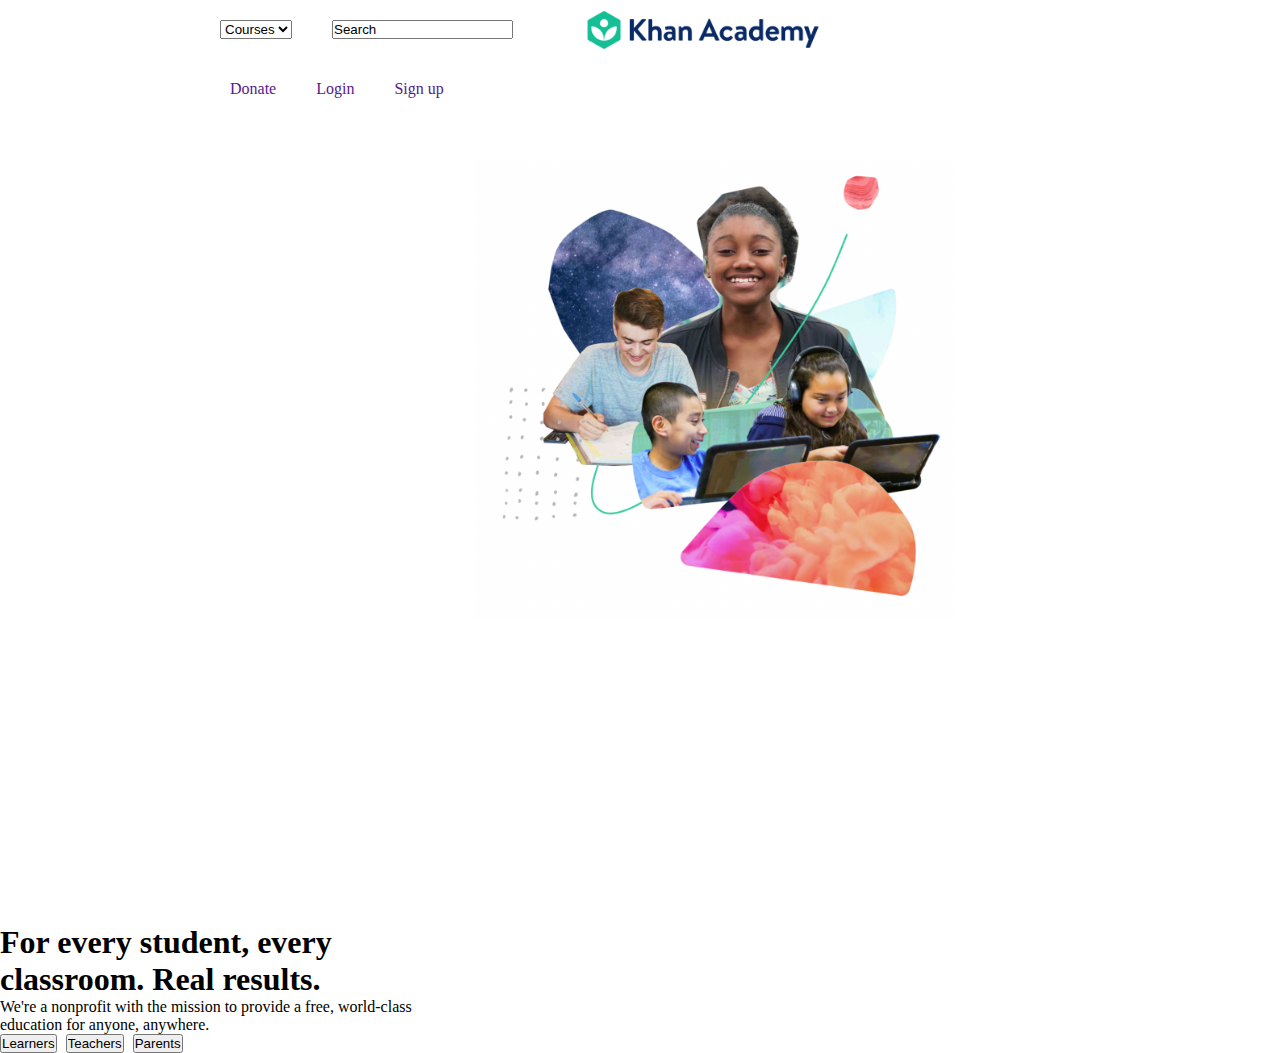
<file: khan-academy-website/index.html>
<!DOCTYPE html>
<html lang="en">
<head>
    <meta charset="UTF-8">
    <meta http-equiv="X-UA-Compatible" content="IE=edge">
    <meta name="viewport" content="width=device-width, initial-scale=1.0">
    <title>Khan Academy | Free Online Courses, Lessons & Practice</title>
    <link rel="stylesheet" href="style.css">
</head>

<body>
    <header>
        <nav>
            <label for="courses">
                <select name="courses" id="courses">
                    <option value="Courses">Courses</option>
                </select>
            </label>
                
            <form action="">
                <input type="text" name="search" value="Search">
            </form>
                 
            <a href="https://www.khanacademy.org/">
                <img src="./Assets/khan-academy-logo.png" alt="Khan Academy logo">
            </a>

             <ul>
                <li><a href="">Donate</a></li>
                <li><a href="">Login</a></li>
                <li><a href="">Sign up</a></li>
            </ul>
        </nav>
    </header>

    <main>
        <section>
            <img src="./Assets/homepage-image.png" alt="Kids working on courses">
        </section>
    
        <section>
            <h1>For every student, every classroom. Real results.</h1>
            <p>We're a nonprofit with the mission to provide a free, world-class education for anyone, anywhere.</p>
    
            <div>
                <input type="button" value="Learners">
                <input type="button" value="Teachers">
                <input type="button" value="Parents">
            </div>
        </section>
    </main>
    
</body>
</html>
</file>
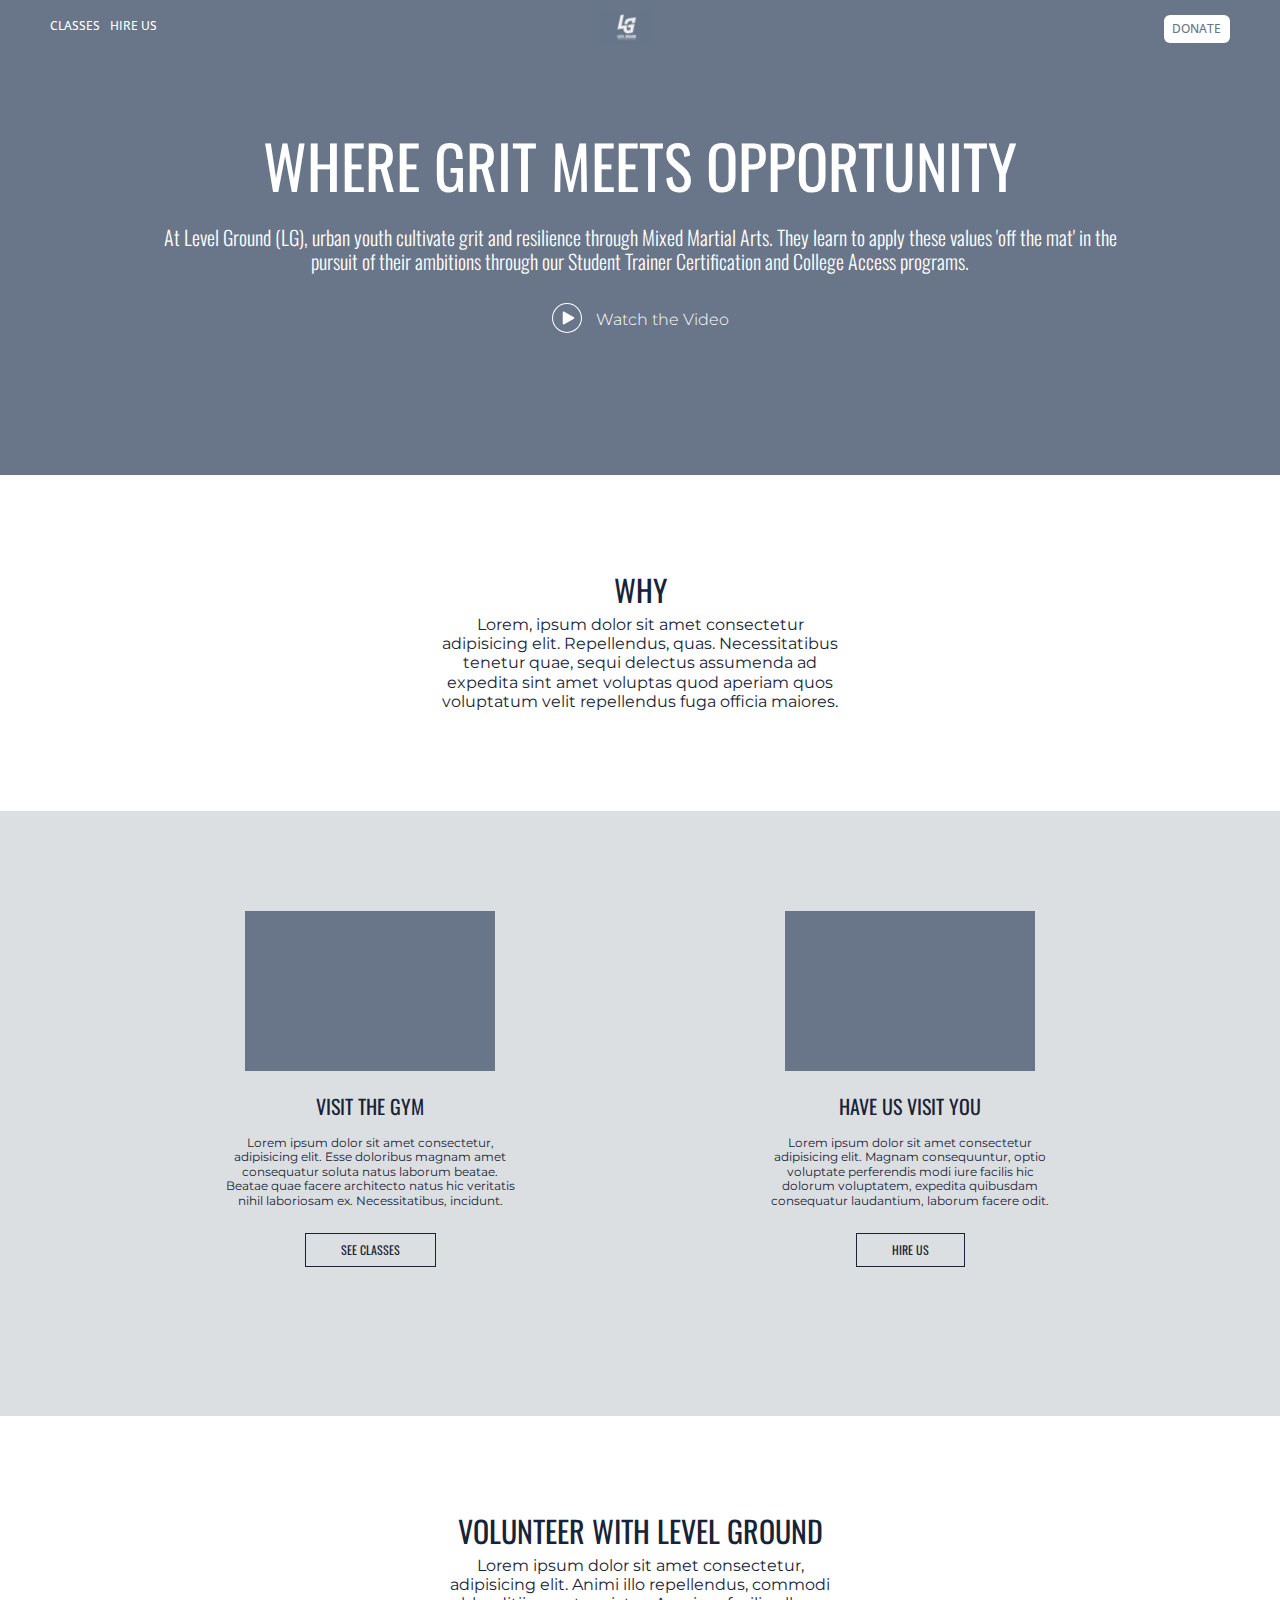
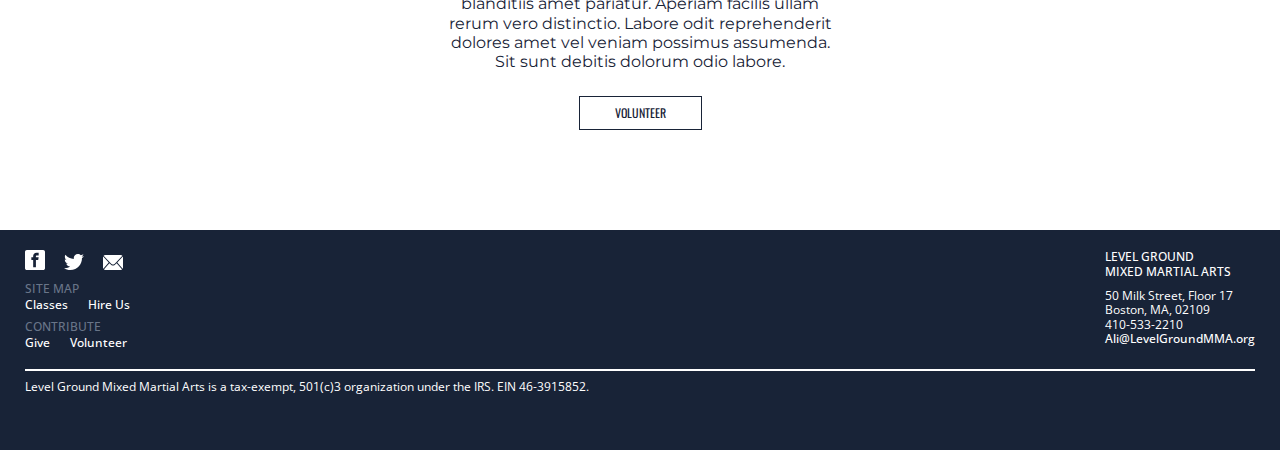
<file: level-ground-layout/index.html>
<!DOCTYPE html>
<html lang="en">
<head>
    <meta charset="UTF-8">
    <meta http-equiv="X-UA-Compatible" content="IE=edge">
    <meta name="viewport" content="width=device-width, initial-scale=1.0">
    <title>Level Ground</title>
    <link rel="stylesheet" href="reset.css">
    <link rel="stylesheet" href="style.css">
</head>

<body>
    <header>
        <nav>
            <ul>
                <li><a href="#">CLASSES</a></li>
                <li><a href="#">HIRE US</a></li>
            </ul>
            <div class="img-container">
                <img src="Assets/level-ground-logo.png" alt="Level Ground logo">
            </div>
            <a class="button" href="#">DONATE</a>
        </nav>
    </header>

    <section class="banner">
        <h1>WHERE GRIT MEETS OPPORTUNITY</h1>
        <p>At Level Ground (LG), urban youth cultivate grit and resilience through Mixed Martial Arts. They learn to apply these values 'off the mat' in the pursuit of their ambitions through our Student Trainer Certification and College Access programs.</p>

        <div class="watch">
            <img src="Assets/play-button.svg" alt="Play button">
            <a href="#">Watch the Video</a>
        </div>
    </section>

    <section class="why">
        <h2>WHY</h2>
        <p>Lorem, ipsum dolor sit amet consectetur adipisicing elit. Repellendus, quas. Necessitatibus tenetur quae, sequi delectus assumenda ad expedita sint amet voluptas quod aperiam quos voluptatum velit repellendus fuga officia maiores.</p>
    </section>

    <section class="visit">
        <section class="gym">
            <div></div>
            <h3>VISIT THE GYM</h3>
            <p>Lorem ipsum dolor sit amet consectetur, adipisicing elit. Esse doloribus magnam amet consequatur soluta natus laborum beatae. Beatae quae facere architecto natus hic veritatis nihil laboriosam ex. Necessitatibus, incidunt.</p>
            <input type="button" value="SEE CLASSES">
        </section>

        <section class="hire">
            <div></div>
            <h3>HAVE US VISIT YOU</h3>
            <p>Lorem ipsum dolor sit amet consectetur adipisicing elit. Magnam consequuntur, optio voluptate perferendis modi iure facilis hic dolorum voluptatem, expedita quibusdam consequatur laudantium, laborum facere odit.</p>
            <input type="button" value="HIRE US">
        </section>
    </section>

    <section class="volunteer">
        <h2>VOLUNTEER WITH LEVEL GROUND</h2>
        <p>Lorem ipsum dolor sit amet consectetur, adipisicing elit. Animi illo repellendus, commodi blanditiis amet pariatur. Aperiam facilis ullam rerum vero distinctio. Labore odit reprehenderit dolores amet vel veniam possimus assumenda.
        Sit sunt debitis dolorum odio labore.</p>
        <input type="button" value="VOLUNTEER">
    </section>

    <footer>
        <div class="left">
            <div class="social-links">
                <a href="#"><img src="Assets/facebook.svg" alt="Facebook"></a>
                <a href="#"><img src="Assets/twitter.svg" alt="Twitter"></a>
                <a href="#"><img src="Assets/email.svg" alt="Email"></a>
            </div>

            <div class="site-map">
                <h5>SITE MAP</h5>
                <ul class="links clearfix">
                    <li><a href="#">Classes</a></li>
                    <li><a href="#">Hire Us</a></li>
                </ul>
            </div>

            <div class="contribute">
                <h5>CONTRIBUTE</h5>
                <ul class="links">
                    <li><a href="#">Give</a></li>
                    <li><a href="#">Volunteer</a></li>
                </ul>
            </div>
        </div>

        <div class="right">
            <h4>LEVEL GROUND</h4>
            <h4>MIXED MARTIAL ARTS</h4>
            <span>50 Milk Street, Floor 17 <br>
            Boston, MA, 02109 <br>
        410-533-2210</span> <br>
            <span class="email">Ali@LevelGroundMMA.org</span>
        </div>

        <div class="bottom-footer">
            <span>Level Ground Mixed Martial Arts is a tax-exempt, 501(c)3 organization under the IRS. EIN 46-3915852.</span>
        </div>
    </footer>
</body>
</html>
</file>
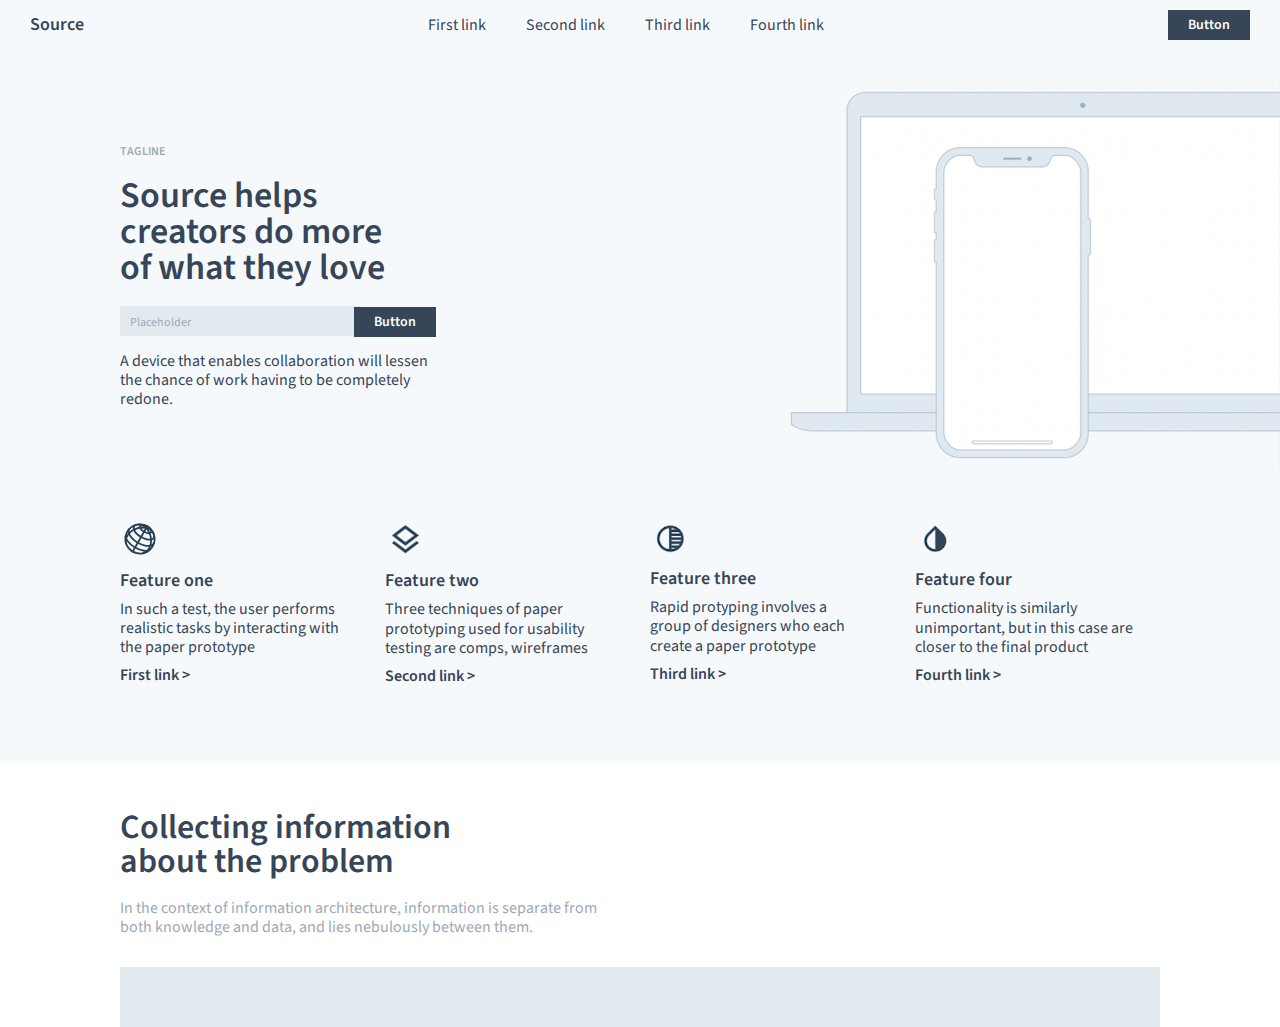
<file: source-layout/index.html>
<!DOCTYPE html>
<html lang="en">
<head>
    <meta charset="UTF-8">
    <meta http-equiv="X-UA-Compatible" content="IE=edge">
    <meta name="viewport" content="width=device-width, initial-scale=1.0">
    <title>Source</title>
    <link rel="stylesheet" href="css/reset.css">
    <link rel="stylesheet" href="css/style.css">
</head>

<body>
    <header>
        <nav>
            <span class="logo">Source</span>
            <ul>
                <li><a href="#">First link</a></li>
                <li><a href="#">Second link</a></li>
                <li><a href="#">Third link</a></li>
                <li><a href="#">Fourth link</a></li>
            </ul>

            <input type="button" value="Button">
        </nav>
    </header>

    <section class="section-one">
        <section class="main">
            <div class="text">
                <span>TAGLINE</span>
                <h1>Source helps creators do more of what they love</h1>
    
                <div class="input">
                    <input type="text" placeholder="Placeholder">
                    <input type="button" value="Button">
                </div>
                
                <p>A device that enables collaboration will lessen the chance of work having to be completely redone.</p>
            </div>
    
            <img src="Assets/devices-wireframe.png" alt="Wireframe of laptop and mobile device">
        </section>
        
        <section class="features">
            <section>
                <img class="f1" src="Assets/feature-one.svg" alt="">
                <h3>Feature one</h3>
                <p>In such a test, the user performs realistic tasks by interacting with the paper prototype</p>
                <a href="#">First link ></a>
            </section>

            <section>
                <img src="Assets/feature-two.png" alt="">
                <h3>Feature two</h3>
                <p>Three techniques of paper prototyping used for usability testing are comps, wireframes</p>
                <a href="#">Second link ></a>
            </section>

            <section>
                <img src="Assets/feature-three.png" alt="">
                <h3>Feature three</h3>
                <p class="feature-three">Rapid protyping involves a group of designers who each create a paper prototype</p>
                <a href="#">Third link ></a>
            </section>

            <section>
                <img src="Assets/feature-four.png" alt="">
                <h3>Feature four</h3>
                <p>Functionality is similarly unimportant, but in this case are closer to the final product</p>
                <a href="#">Fourth link ></a>
            </section>
        </section>
    </section>

    <section class="second-section">
        <h2>Collecting information about the problem</h2>
        <p>In the context of information architecture, information is separate from both knowledge and data, and lies nebulously between them.</p>
        <div></div>
    </section>
</body>
</html>
</file>
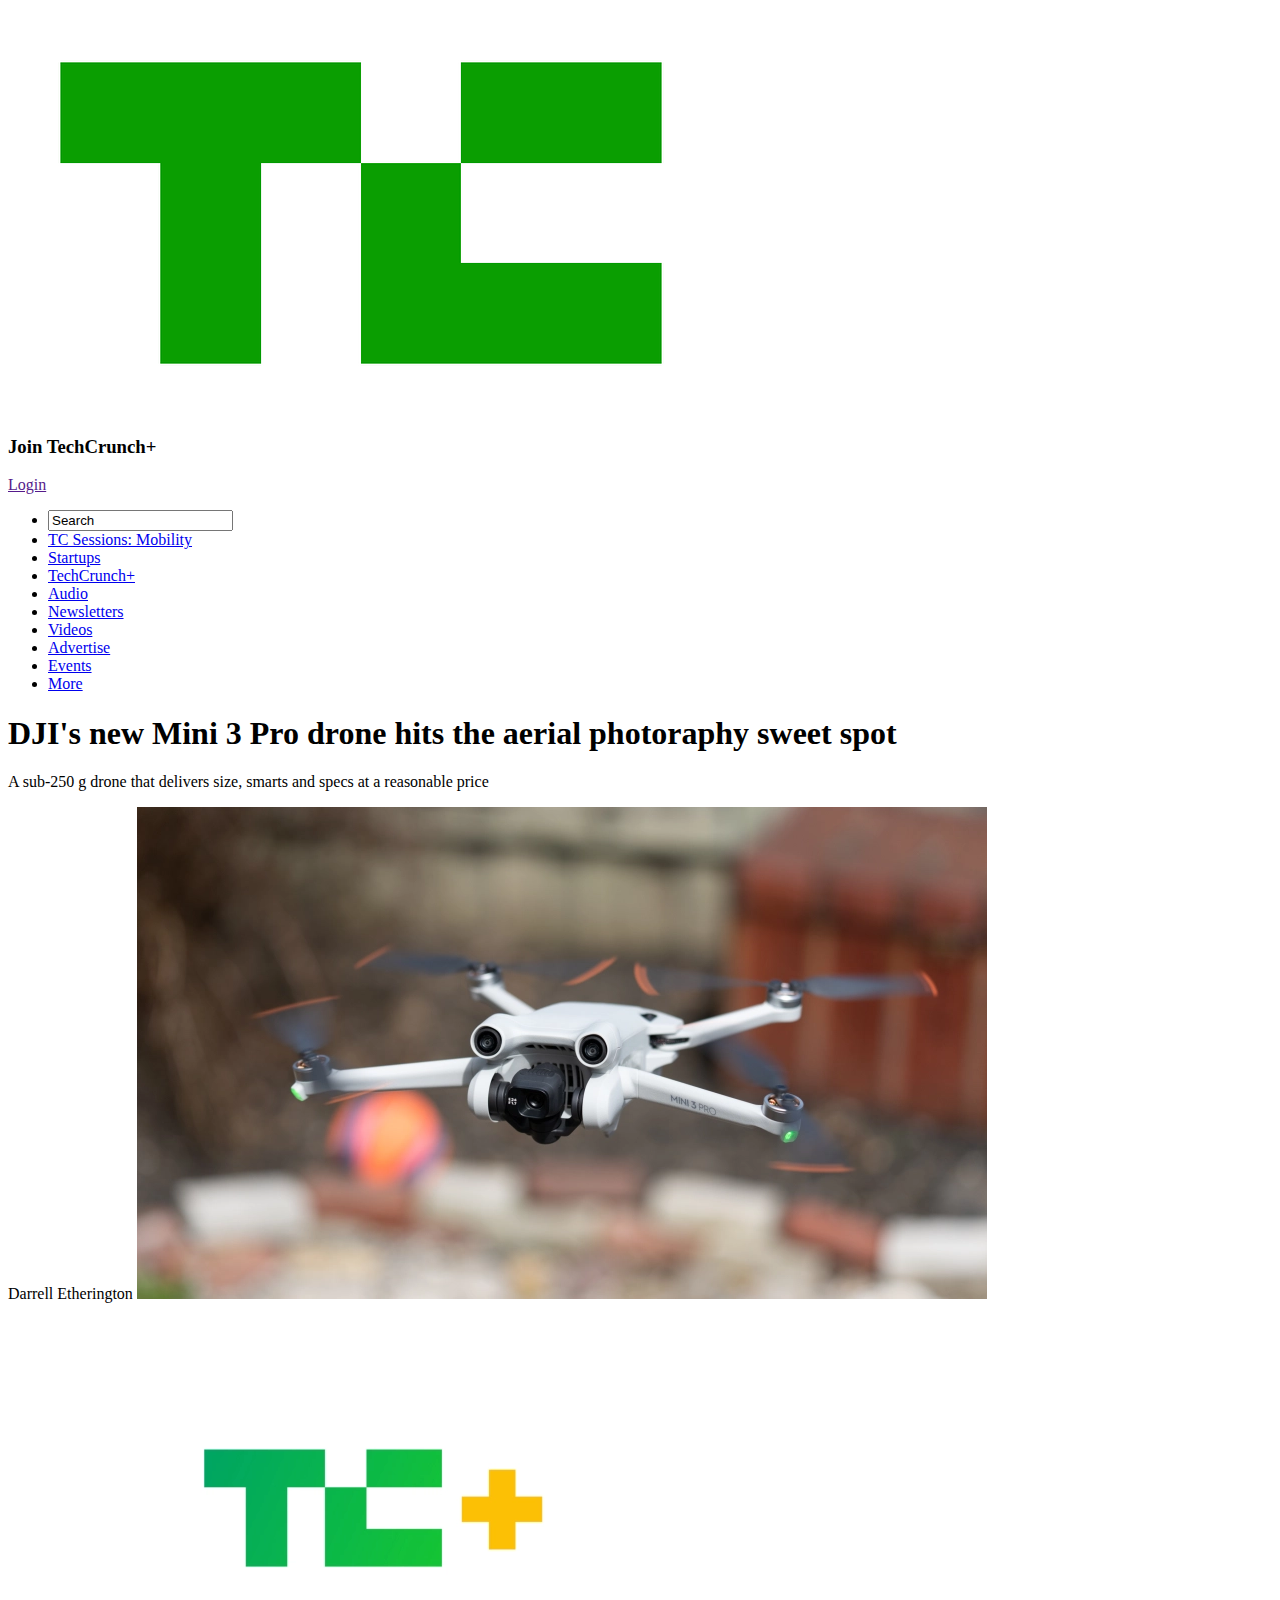
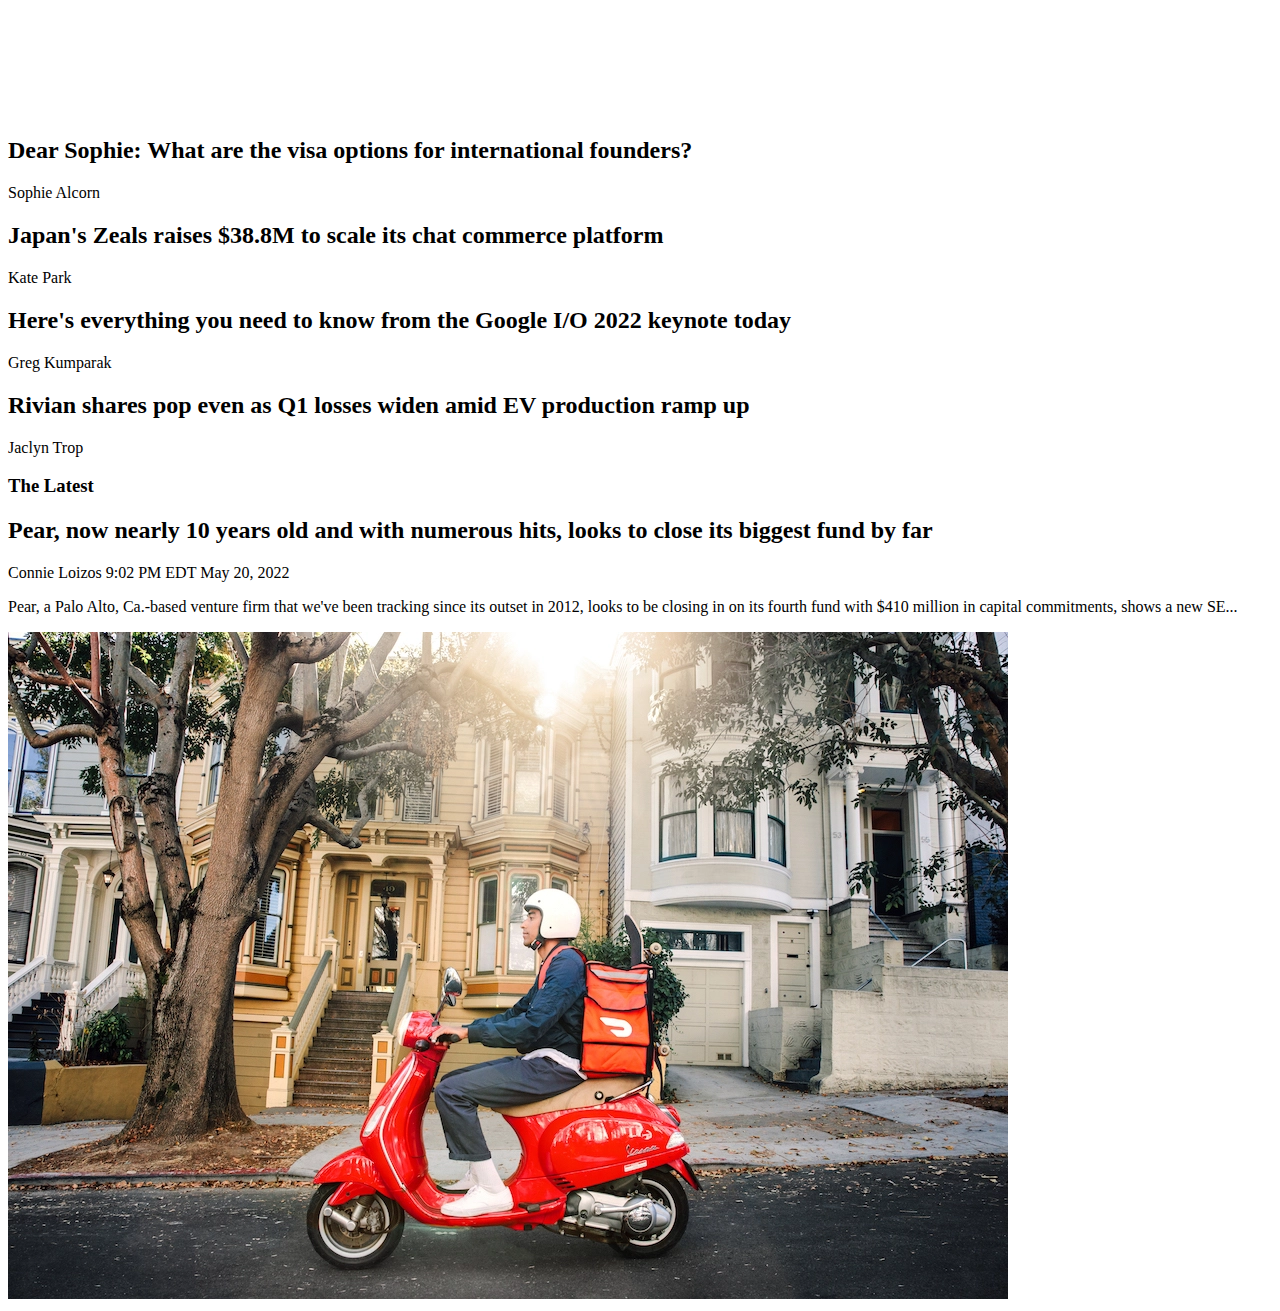
<file: techcrunch-website/index.html>
<!DOCTYPE html>
<html lang="en">
<head>
    <meta charset="UTF-8">
    <meta http-equiv="X-UA-Compatible" content="IE=edge">
    <meta name="viewport" content="width=device-width, initial-scale=1.0">
    <title>TechCrunch - Startup and Technology News</title>
</head>

<body>
    
    <nav>
        <div class="navbar">
            <div class="top">
                <img src="./Assets/techcrunch-logo.webp" alt="TechCrunch logo">
                <h3>Join TechCrunch+</h3>
                <a href="">Login</a>
            </div>

            <ul>
                    <li><input type="text" name="search" value="Search"></li>
                    <li><a href="#">TC Sessions: Mobility</a></li>
                    <li><a href="#">Startups</a></li>
                    <li><a href="#">TechCrunch+</a></li>
                    <li><a href="#">Audio</a></li>
                    <li><a href="#">Newsletters</a></li>
                    <li><a href="#">Videos</a></li>
                    <li><a href="#">Advertise</a></li>
                    <li><a href="#">Events</a></li>
                    <li><a href="#">More</a></li>
            </ul>
        </div>
    </nav>

    <section>
        <div class="main-section">
            <h1>DJI's new Mini 3 Pro drone hits the aerial photoraphy sweet spot</h1>
            <p>A sub-250 g drone that delivers size, smarts and specs at a reasonable price</p>
            <span>Darrell Etherington</span>
            <img src="./Assets/DJI-Mini-3.webp" alt="DJI's Mini 3 Pro drone">
        </div>
    </section>

    <section>
        <div class="side-section">
            <img src="./Assets/techcrunch-logo-plus.webp" alt="TechCrunch">
            <div class="row">
                <h2>Dear Sophie: What are the visa options for international founders?</h2>
                <span>Sophie Alcorn</span>
            </div>

            <div class="row">
                <h2>Japan&apos;s Zeals raises $38.8M to scale its chat commerce platform
                </h2>
                <span>Kate Park</span>
            </div>

            <div class="row">
                <h2>Here&apos;s everything you need to know from the Google I/O 2022 keynote today</h2>
                <span>Greg Kumparak</span>
            </div>

            <div class="row">
                <h2>Rivian shares pop even as Q1 losses widen amid EV production ramp up</h2>
                <span>Jaclyn Trop</span>
            </div>
        </div>
    </section>

    <section>
        <div class="latest">
            <h3>The Latest</h3>

            <div class="article">
                <div class="heading">
                    <h2>Pear, now nearly 10 years old and with numerous hits, looks to close its biggest fund by far</h2>
                    <span>Connie Loizos</span>
                    <span class="date">9:02 PM EDT May 20, 2022</span>
                </div>
                <div class="paragraph">
                    <p>Pear, a Palo Alto, Ca.-based venture firm that we&apos;ve been tracking since its outset in 2012, looks to be closing in on its fourth fund with $410 million in capital commitments, shows a new SE...</p>
                </div>
                <div class="article-img">
                    <img src="Assets/dasher-bike.webp" alt="Door Dasher on bike">
                </div>
            </div>
        </div>
    </section>
</body>
</html>
</file>
<file: khan-academy-website/style.css>
* {
    margin: 0;
    padding: 0;
    box-sizing: border-boxA;
}

body {
    width: auto;
    margin: 0 auto;
}

/* Navigation Styles */
nav {
    height: 60px;
    margin: 0 200px;
}

nav label,
nav form,
nav ul {
    margin-top: 20px;
}

nav * {
    float: left;
    margin: 0 10px;
}

nav img {
    width: 300px;
    height: 60px;
    object-fit: cover;
}

nav ul {
    list-style: none;
}

nav a {
    text-decoration: none;
}

/* Section Styles */
main > section {
    float: left;
    width: 50%;
    margin-top: 100px;
}

section img {
    width: 75%;
}

main > section + section {
    width: 35%;
    margin-top: 300px;
}

section input {
    margin-right: 5px;
}
</file>
<file: level-ground-layout/style.css>
@import url('https://fonts.googleapis.com/css2?family=Montserrat:wght@300;400&family=Open+Sans:wght@400;500&family=Oswald:wght@300;400&display=swap');

:root {
    --main-bg: rgb(105, 117, 136);
    --second-bg: rgb(220, 223, 226);
    --text: rgb(24, 35, 55);
}

.clearfix:after {
    content: ".";
    display: block;
    clear: both;
    visibility: hidden;
    line-height: 0;
    height: 0;
}

input {
    all: unset;
    cursor: pointer;
}

header {
    background: var(--main-bg);
    height: 5vh;
    padding-bottom: 70px;
}

/* Navigation Styles */
nav {
    font-family: 'Open Sans', sans-serif;
    font-size: 12px;
    font-weight: 500;
}

nav ul,
nav img,
nav .button {
    float: left;
}

ul > * {
    float: left;
}

ul {
    margin: 20px 0 0 50px;
    width: 43%;
}

li a {
    color: white;
    text-decoration: none;
    margin: 0 10px 0 0;
}

.img-container {
    width: 90%;
}

nav img {
    width: 50px;
    margin-top: 10px;
}

nav .button {
    color: var(--main-bg);
    background: white;
    float: right;
    width: 50px;
    margin: 15px 50px 0 0;
    padding: 8px;
    border-radius: 6px;
    text-decoration: none;
}

/* Banner Styles */
section.banner {
    color: white;
    background: var(--main-bg);
    clear: both;
    height: 40vh;
    text-align: center;
    padding: 0 100px;
}

.banner h1,
.banner p {
    font-family: 'Oswald', sans-serif;
}

.banner h1 {
    font-size: 60px;
    padding-top: 20px;
    margin-bottom: 30px;
}

.banner p {
    margin: 0 60px 30px 60px;
    font-size: 20px;
    font-weight: 300;
    line-height: 120%;
}

.watch {
    height: 30px;
}

.watch img {
    width: 30px;
    margin-right: 10px;
}

.watch a {
    font-family: 'Montserrat', sans-serif;
    font-weight: 300;
    vertical-align: 50%;
}

.banner a {
    color: white;
    text-decoration: none;
}

.why,
.gym,
.hire,
.volunteer {
    color: var(--text);
    text-align: center;
}

.why h2,
.volunteer h2 {
    font-family: 'Oswald', sans-serif;
    font-size: 30px;
    margin-bottom: 10px;
}

.why p,
.visit p,
.volunteer p {
    font-family: 'Montserrat', sans-serif;
    line-height: 120%;
    width: 400px;
    margin: 0 auto;
}

.why {
    padding: 100px 100px;
}

/* Visit Section Styles */
.visit {
    color: var(--text);
    background: var(--second-bg);
    height: 45vh;
    padding: 100px 100px;
}

.gym,
.hire {
    float: left;
    width: 50%;
}

.gym div,
.hire div {
    background: var(--main-bg);
    width: 250px;
    height: 160px;
    margin: 0 auto;
    margin-bottom: 25px;
}
.visit h3 {
    font-family: 'Oswald', sans-serif;
    font-size: 20px;
    margin-bottom: 20px;
}

.visit p {
    font-size: 12px;
    width: 300px;
    margin: 0 auto;
    margin-bottom: 25px;
}

.visit input,
.volunteer input {
    font-family: 'Oswald', sans-serif;
    font-size: 12px;
    border: 1px solid var(--text);
    padding: 10px 35px;
}

/* Volunteer Section Styles */
.volunteer {
    clear: both;
    padding: 100px 100px;
}

.volunteer p {
    margin-bottom: 25px;
}

/* Footer Styles */
footer {
    background: var(--text);
    height: 20vh;
    padding: 20px 25px;
}

.left {
    float: left;
    margin-bottom: 20px;
    width: 30%;
}

.right {
    float: right;
}

.social-links img {
    width: 20px;
    padding: 0 15px 0 0;
}

.left h5 {
    color: var(--main-bg);
    margin-bottom: 4px;
}

.site-map,
.contribute {
    font-family: 'Open Sans', sans-serif;
    font-size: 12px;
    font-weight: 500;
    margin-top: 10px;
}

.links {
    margin: 0;
    width: 100%;
}

.links li a {
    float: left;
    width: 100%;
    margin: 0 20px 0 0;
}

.right {
    color: white;
    font-family: 'Open Sans', sans-serif;
    font-size: 12px;
}

.right h4 {
    line-height: 120%;
}

.right span {
    line-height: 120%;
}

.right h4,
.email {
    font-weight: 500;
}

.right h4 + h4 {
    margin-bottom: 10px;
}

.bottom-footer {
    color: white;
    font-family: 'Open Sans', sans-serif;
    font-size: 12px;
    clear: both;
    border-top: 2px solid white;
    padding-top: 10px;
}
</file>
<file: source-layout/css/style.css>
@import url('https://fonts.googleapis.com/css2?family=Source+Sans+Pro:wght@300;400;600&display=swap');

* {
    box-sizing: border-box;
}

:root {
    --bg-main: rgb(246, 249, 252);
    --box: rgb(226, 233, 239);
    --source: rgb(54, 69, 87);
    --placeholder: rgb(157, 169, 182);
    --source-txt: 'Source Sans Pro', sans-serif;
}

button,
input {
    all: unset;
    cursor: pointer;
}

input[type="button"] {
    color: white;
    background-color: var(--source);
    font-family: var(--source-txt);
    font-size: 14px;
    font-weight: 600;
    padding: 8px 20px;
}

/* Navigation Styles */
header {
    background: var(--bg-main);
}

nav {
    height: 50px;
    display: flex;
    justify-content: space-between;
    align-items: center;
    margin: 0 30px;
}

nav .logo  {
    color: var(--source);
    font-family: var(--source-txt);
    font-weight: 600;
    font-size: 18px;
}

ul {
    display: flex;
}

ul li {
    padding: 0 20px;
}

li a {
    color: var(--source);
    font-family: var(--source-txt);
    font-weight: 400;
    text-decoration: none;
}

/* Section 1 Styles */
.section-one {
    background: var(--bg-main);
    height: 79vh;
    padding-top: 30px;
    padding-left: 120px;
}

.main {
    display: flex;
    justify-content: space-between;
    align-items: center;
}

.text span {
    color: var(--placeholder);
    font-family: var(--source-txt);
    font-weight: 600;
    font-size: 12px;
}

.text h1 {
    color: var(--source);
    font-family: var(--source-txt);
    font-size: 36px;
    font-weight: 600;
    max-width: 280px;
    margin: 20px 0;
}

input[type="text"] {
    background: var(--box);
    padding: 6px 40px 6px 0;
}

::placeholder {
    color: var(--placeholder);
    font-family: var(--source-txt);
    font-size: 12px;
    padding-left: 10px;
}

.text p {
    color: var(--source);
    font-family: var(--source-txt);
    font-size: 16px;
    max-width: 310px;
    line-height: 120%;
}

.input input {
    margin: 0 -10px 15px 0;
}

.main img {
    width: 500px;
}

/* Features Secion Styles */
.features {
    height: 350px;
    margin-top: 50px;
    padding-right: 100px;
    display: flex;
}

.features section {
    width: 230px;
    margin-right: 40px;
}

.features img {
    width: 40px;
    margin-bottom: 10px;
}

.features h3 {
    font-weight: 600;
    font-size: 18px;
}

.features h3,
.features p {
    color: var(--source);
    font-family: var(--source-txt);
    margin-bottom: 10px;
}

.features p {
    font-size: 16px;
    line-height: 120%;
}

p.feature-three {
    max-width: 210px;
}

.features a {
    color: var(--source);
    font-family: var(--source-txt);
    font-weight: 600;
    text-decoration: none;
}

/* Second Section Styles */
.second-section {
    margin-top: 50px;
    padding: 0 120px;
}

.second-section h2 {
    color: var(--source);
    font-family: var(--source-txt);
    font-size: 34px;
    font-weight: 600;
    max-width: 350px;
    margin-bottom: 20px;
}

.second-section p {
    color: var(--placeholder);
    font-family: var(--source-txt);
    line-height: 120%;
    margin-bottom: 30px;
    max-width: 500px;
}

.second-section div {
    background: var(--box);
    height: 60px;
}
</file>
